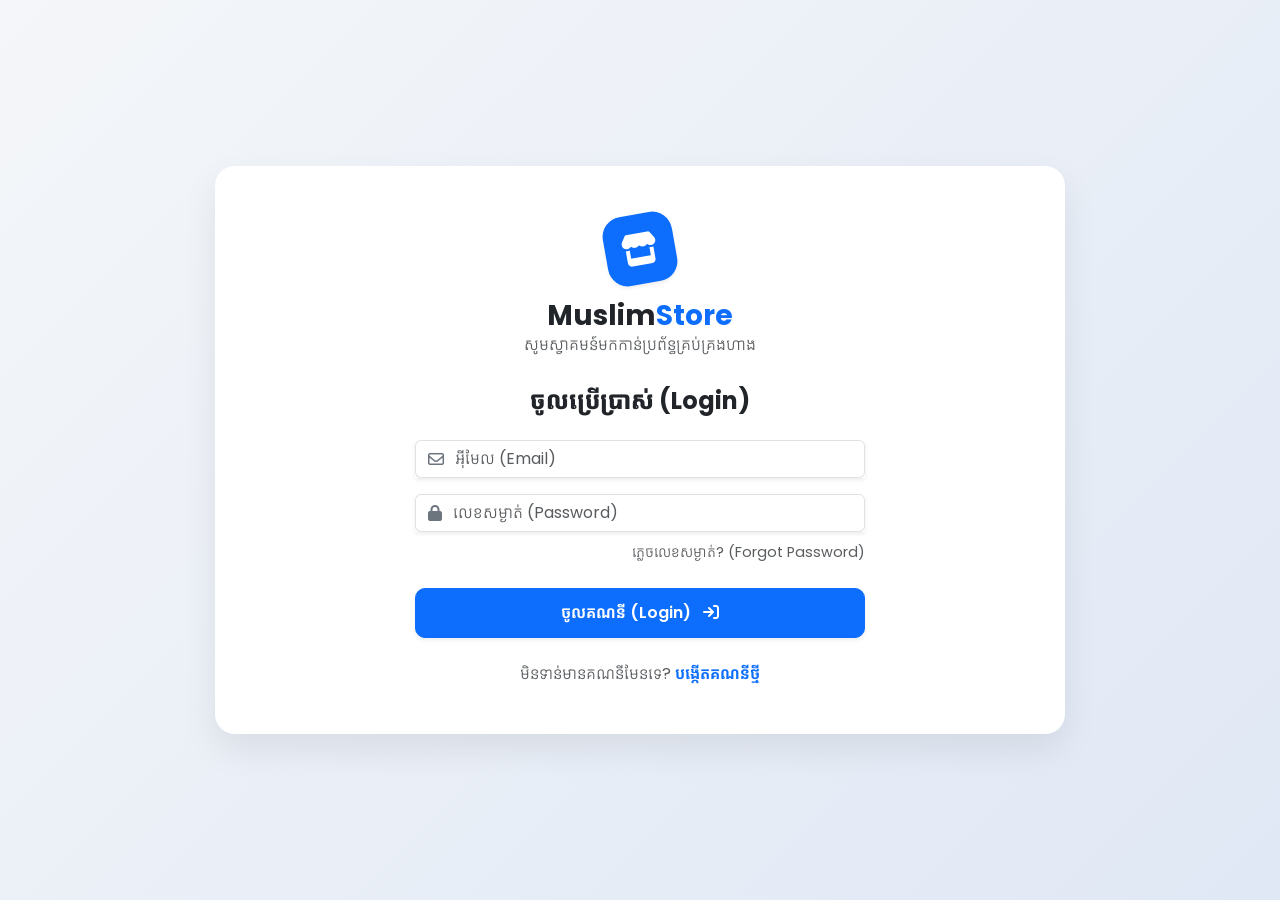
<file: admin/index.html>
<!doctype html>
<html lang="en">
  <head>
    <meta charset="UTF-8" />
    <meta name="viewport" content="width=device-width, initial-scale=1.0" />
    <title>Tomnerb Store - ចូលប្រើប្រាស់ / បង្កើតគណនី</title>

    <!-- Fonts -->
    <link
      href="https://fonts.googleapis.com/css2?family=Poppins:wght@300;400;500;600;700&family=Kantumruy+Pro:wght@300;400;500;600;700&display=swap"
      rel="stylesheet"
    />

    <!-- Bootstrap & FontAwesome -->
    <link
      href="https://cdn.jsdelivr.net/npm/bootstrap@5.3.0/dist/css/bootstrap.min.css"
      rel="stylesheet"
    />
    <link
      rel="stylesheet"
      href="https://cdnjs.cloudflare.com/ajax/libs/font-awesome/6.4.0/css/all.min.css"
    />

    <style>
      body {
        font-family: "Poppins", "Kantumruy Pro", sans-serif;
        background: linear-gradient(135deg, #f4f6f9 0%, #e0e8f5 100%);
        min-height: 100vh;
        display: flex;
        align-items: center;
        justify-content: center;
        padding: 20px 0;
      }
      .auth-card {
        background: white;
        border-radius: 20px;
        box-shadow: 0 15px 35px rgba(0, 0, 0, 0.08);
        overflow: hidden;
        width: 100%;
        max-width: 850px;
        position: relative;
        transition: all 0.3s ease;
      }
      .auth-header {
        text-align: center;
        margin-bottom: 30px;
      }
      .auth-logo {
        width: 70px;
        height: 70px;
        background: #0d6efd;
        color: white;
        border-radius: 20px;
        display: inline-flex;
        align-items: center;
        justify-content: center;
        font-size: 2rem;
        margin-bottom: 15px;
        transform: rotate(-10deg);
      }
      .input-group-text {
        background-color: transparent;
        border-right: none;
        color: #6c757d;
      }
      .form-control,
      .form-select {
        border-left: none;
        padding-left: 0;
      }
      .form-control:focus,
      .form-select:focus {
        box-shadow: none;
        border-color: #dee2e6;
      }
      .input-group:focus-within {
        box-shadow: 0 0 0 0.25rem rgba(13, 110, 253, 0.25);
        border-radius: 0.375rem;
      }
      .input-group:focus-within .input-group-text,
      .input-group:focus-within .form-control,
      .input-group:focus-within .form-select {
        border-color: #0d6efd;
      }
      .btn-primary {
        padding: 12px;
        font-weight: 600;
        border-radius: 10px;
      }
      .bank-section {
        background: #f8f9fa;
        padding: 15px;
        border-radius: 12px;
        border: 1px dashed #ced4da;
      }
      .bank-label {
        font-size: 0.85rem;
        font-weight: 600;
      }
      .toggle-link {
        color: #0d6efd;
        cursor: pointer;
        font-weight: 600;
        text-decoration: none;
      }
      .toggle-link:hover {
        text-decoration: underline;
      }

      /* Animation classes */
      .fade-in {
        animation: fadeIn 0.4s ease-in-out;
      }
      @keyframes fadeIn {
        from {
          opacity: 0;
          transform: translateY(10px);
        }
        to {
          opacity: 1;
          transform: translateY(0);
        }
      }
    </style>
  </head>
  <body>
    <div class="container">
      <div class="row justify-content-center">
        <div class="col-12 col-lg-10">
          <div class="auth-card p-4 p-md-5 mx-auto fade-in" id="auth-container">
            <!-- Header Logo -->
            <div class="auth-header">
              <div class="auth-logo shadow-sm">
                <i class="fa-solid fa-store"></i>
              </div>
              <h3 class="fw-bold text-dark m-0">
                Muslim<span class="text-primary">Store</span>
              </h3>
              <p class="text-muted" id="auth-subtitle">
                សូមស្វាគមន៍មកកាន់ប្រព័ន្ធគ្រប់គ្រងហាង
              </p>
            </div>

            <!-- ========================= LOGIN FORM ========================= -->
            <div id="login-form" style="max-width: 450px; margin: auto">
              <h4 class="fw-bold mb-4 text-center">ចូលប្រើប្រាស់ (Login)</h4>
              <form onsubmit="handleLogin(event)">
                <div class="input-group mb-3 shadow-sm">
                  <span class="input-group-text"
                    ><i class="fa-regular fa-envelope"></i
                  ></span>
                  <input
                    type="email"
                    class="form-control"
                    placeholder="អ៊ីមែល (Email)"
                    required
                  />
                </div>
                <div class="input-group mb-2 shadow-sm">
                  <span class="input-group-text"
                    ><i class="fa-solid fa-lock"></i
                  ></span>
                  <input
                    type="password"
                    class="form-control"
                    placeholder="លេខសម្ងាត់ (Password)"
                    required
                  />
                </div>
                <div class="text-end mb-4">
                  <a
                    href="#"
                    class="text-muted text-decoration-none"
                    style="font-size: 0.9rem"
                    onclick="switchView('forgot')"
                  >
                    ភ្លេចលេខសម្ងាត់? (Forgot Password)
                  </a>
                </div>
                <button
                  type="submit"
                  class="btn btn-primary w-100 shadow-sm mb-4"
                >
                  ចូលគណនី (Login)
                  <i class="fa-solid fa-arrow-right-to-bracket ms-2"></i>
                </button>
              </form>
              <div class="text-center text-muted">
                មិនទាន់មានគណនីមែនទេ?
                <a class="toggle-link" onclick="switchView('signup')"
                  >បង្កើតគណនីថ្មី</a
                >
              </div>
            </div>

            <!-- ========================= SIGN UP FORM ========================= -->
            <div id="signup-form" style="display: none">
              <h4 class="fw-bold mb-4 text-center">
                បង្កើតគណនីហាងថ្មី (Sign Up)
              </h4>
              <form id="registerForm" onsubmit="handleSignUp(event)">
                <h6 class="fw-bold text-primary mb-3 border-bottom pb-2">
                  ១. ព័ត៌មានទូទៅ (General Info)
                </h6>
                <div class="row g-3 mb-4">
                  <div class="col-md-6">
                    <div class="input-group shadow-sm">
                      <span class="input-group-text"
                        ><i class="fa-solid fa-shop"></i
                      ></span>
                      <input
                        type="text"
                        class="form-control"
                        id="reg-store-name"
                        placeholder="ឈ្មោះហាង (Store Name)"
                        required
                      />
                    </div>
                  </div>
                  <div class="col-md-6">
                    <div class="input-group shadow-sm">
                      <span class="input-group-text"
                        ><i class="fa-solid fa-tags"></i
                      ></span>
                      <select class="form-select" id="reg-store-type" required>
                        <option value="" disabled selected>
                          ជ្រើសរើសប្រភេទហាង...
                        </option>
                        <option value="Computer">
                          គ្រឿងកុំព្យូទ័រ & អេឡិចត្រូនិច
                        </option>
                        <option value="Clothes">សម្លៀកបំពាក់ & ម៉ូដ</option>
                        <option value="Coffee">កាហ្វេ & ភេសជ្ជៈ</option>
                        <option value="Cosmetics">គ្រឿងសម្អាង</option>
                        <option value="Others">ផ្សេងៗ (Others)</option>
                      </select>
                    </div>
                  </div>
                  <div class="col-md-6">
                    <div class="input-group shadow-sm">
                      <span class="input-group-text"
                        ><i class="fa-regular fa-envelope"></i
                      ></span>
                      <input
                        type="email"
                        class="form-control"
                        id="reg-email"
                        placeholder="អ៊ីមែល (Email)"
                        required
                      />
                    </div>
                  </div>
                  <div class="col-md-6">
                    <div class="input-group shadow-sm">
                      <span class="input-group-text"
                        ><i class="fa-solid fa-phone"></i
                      ></span>
                      <input
                        type="tel"
                        class="form-control"
                        id="reg-phone"
                        placeholder="លេខទូរស័ព្ទ (Phone Number)"
                        required
                      />
                    </div>
                  </div>
                </div>

                <h6 class="fw-bold text-primary mb-3 border-bottom pb-2">
                  ២. តំណភ្ជាប់ទូទាត់ប្រាក់ (Payment Links)
                </h6>
                <div class="bank-section mb-4">
                  <p class="text-muted small mb-3">
                    <i class="fa-solid fa-circle-info me-1"></i> សូមបញ្ចូល Link
                    ទូទាត់ប្រាក់ (Payment Link) របស់ធនាគារនីមួយៗ
                    ដើម្បីឲ្យអតិថិជនចុចបង់ប្រាក់នៅពេលទិញទំនិញរួច។
                  </p>
                  <div class="row g-3">
                    <div class="col-md-4">
                      <label class="bank-label text-primary"
                        ><i class="fa-solid fa-building-columns"></i> ABA Bank
                        Link</label
                      >
                      <input
                        type="url"
                        class="form-control form-control-sm mt-1"
                        id="reg-aba"
                        placeholder="https://link.payway..."
                      />
                    </div>
                    <div class="col-md-4">
                      <label class="bank-label text-dark"
                        ><i class="fa-solid fa-building-columns"></i> ACLEDA
                        Bank Link</label
                      >
                      <input
                        type="url"
                        class="form-control form-control-sm mt-1"
                        id="reg-acleda"
                        placeholder="https://link.acleda..."
                      />
                    </div>
                    <div class="col-md-4">
                      <label class="bank-label text-success"
                        ><i class="fa-solid fa-building-columns"></i> Wing Bank
                        Link</label
                      >
                      <input
                        type="url"
                        class="form-control form-control-sm mt-1"
                        id="reg-wing"
                        placeholder="https://link.wing..."
                      />
                    </div>
                  </div>
                </div>

                <h6 class="fw-bold text-primary mb-3 border-bottom pb-2">
                  ៣. សុវត្ថិភាព (Security)
                </h6>
                <h6 class="fw-bold text-primary mb-3 border-bottom pb-2">
                  ៣. សុវត្ថិភាព និងការអនុញ្ញាត (Security & Authorization)
                </h6>

                <!-- 🌟 បន្ថែមប្រអប់ Invite Code ត្រង់នេះ -->
                <div class="alert alert-warning small py-2 mb-3">
                  <i class="fa-solid fa-circle-info"></i> ការបង្កើតគណនីទាមទារ
                  <b>លេខកូដអនុញ្ញាត (Invite Code)</b> ពីអ្នកគ្រប់គ្រងប្រព័ន្ធ។
                </div>
                <div
                  class="input-group shadow-sm mb-3 border border-warning rounded"
                >
                  <span class="input-group-text bg-warning text-dark border-0"
                    ><i class="fa-solid fa-key"></i
                  ></span>
                  <input
                    type="text"
                    class="form-control border-0"
                    id="reg-invite-code"
                    placeholder="បញ្ចូលលេខកូដអនុញ្ញាត (Admin Invite Code)"
                    required
                  />
                </div>

                <div class="row g-3 mb-4">
                  <div class="col-md-6">
                    <div class="input-group shadow-sm">
                      <span class="input-group-text"
                        ><i class="fa-solid fa-lock"></i
                      ></span>
                      <input
                        type="password"
                        class="form-control"
                        id="reg-pwd"
                        placeholder="លេខសម្ងាត់ (Password)"
                        required
                      />
                    </div>
                  </div>
                  <div class="col-md-6">
                    <div class="input-group shadow-sm">
                      <span class="input-group-text"
                        ><i class="fa-solid fa-shield-check"></i
                      ></span>
                      <input
                        type="password"
                        class="form-control"
                        id="reg-pwd-confirm"
                        placeholder="បញ្ជាក់លេខសម្ងាត់ (Confirm Password)"
                        required
                      />
                    </div>
                  </div>
                  <div
                    class="col-12 text-danger small mt-1"
                    id="pwd-error"
                    style="display: none"
                  >
                    <i class="fa-solid fa-triangle-exclamation"></i>
                    លេខសម្ងាត់បញ្ជាក់មិនត្រូវគ្នាទេ!
                  </div>
                </div>

                <div class="row mt-4">
                  <div class="col-md-4 mx-auto">
                    <button
                      type="submit"
                      class="btn btn-primary w-100 shadow-sm"
                      id="btn-register"
                    >
                      ចុះឈ្មោះ (Sign Up)
                      <i class="fa-solid fa-user-plus ms-2"></i>
                    </button>
                  </div>
                </div>
              </form>
              <div class="text-center text-muted mt-4">
                មានគណនីរួចហើយ?
                <a class="toggle-link" onclick="switchView('login')"
                  >ត្រឡប់ទៅការចូលប្រើ (Login)</a
                >
              </div>
            </div>

            <!-- ========================= FORGOT PASSWORD FORM ========================= -->
            <div
              id="forgot-form"
              style="display: none; max-width: 450px; margin: auto"
            >
              <h4 class="fw-bold mb-3 text-center">ភ្លេចលេខសម្ងាត់?</h4>
              <p class="text-center text-muted mb-4" style="font-size: 0.9rem">
                សូមបញ្ចូលអ៊ីមែលរបស់អ្នកដែលធ្លាប់បានចុះឈ្មោះ។
                យើងនឹងផ្ញើតំណភ្ជាប់ដើម្បីកំណត់លេខសម្ងាត់ថ្មី (Reset Password)។
              </p>
              <form onsubmit="handleForgot(event)">
                <div class="input-group mb-4 shadow-sm">
                  <span class="input-group-text"
                    ><i class="fa-regular fa-envelope"></i
                  ></span>
                  <input
                    type="email"
                    class="form-control"
                    placeholder="អ៊ីមែល (Email)"
                    required
                  />
                </div>
                <button type="submit" class="btn btn-dark w-100 shadow-sm mb-4">
                  បញ្ជូន (Send Reset Link)
                </button>
              </form>
              <div class="text-center text-muted">
                <a class="toggle-link" onclick="switchView('login')"
                  ><i class="fa-solid fa-arrow-left me-1"></i> ត្រឡប់ក្រោយ (Back
                  to Login)</a
                >
              </div>
            </div>
          </div>
        </div>
      </div>
    </div>

    <script>
      // Function សម្រាប់ផ្លាស់ប្តូរទំព័រ (Login, Sign Up, Forgot)
      function switchView(view) {
        const loginForm = document.getElementById("login-form");
        const signupForm = document.getElementById("signup-form");
        const forgotForm = document.getElementById("forgot-form");
        const container = document.getElementById("auth-container");
        const subtitle = document.getElementById("auth-subtitle");

        // Reset Animation
        container.classList.remove("fade-in");
        void container.offsetWidth; // trigger reflow
        container.classList.add("fade-in");

        loginForm.style.display = "none";
        signupForm.style.display = "none";
        forgotForm.style.display = "none";

        if (view === "login") {
          loginForm.style.display = "block";
          subtitle.innerText = "សូមស្វាគមន៍មកកាន់ប្រព័ន្ធគ្រប់គ្រងហាង";
        } else if (view === "signup") {
          signupForm.style.display = "block";
          subtitle.innerText = "ចាប់ផ្តើមបើកហាងអនឡាញរបស់អ្នកថ្ងៃនេះ";
        } else if (view === "forgot") {
          forgotForm.style.display = "block";
          subtitle.innerText = "សង្គ្រោះគណនីរបស់អ្នក";
        }
      }

      // Function សម្រាប់ Login (ចំណុចនេះអ្នកត្រូវភ្ចាប់ទៅ Apps Script ពេលក្រោយ)
      function handleLogin(event) {
        event.preventDefault();
        // Simulation: បន្ទាប់ពី Login ជោគជ័យ វានឹងរត់ទៅទំព័រ Admin
        alert("ចូលប្រើប្រាស់ជោគជ័យ!");
        window.location.href = "admin.html"; // ដូរឈ្មោះអោយត្រូវនឹងទំព័រ Admin របស់អ្នក
      }

      // Function សម្រាប់ Sign Up & ឆែក Password និង Invite Code
      function handleSignUp(event) {
        event.preventDefault();

        // 🌟 កំណត់លេខកូដសម្ងាត់របស់អ្នក (Admin Code) នៅទីនេះ
        // អ្នកអាចប្តូរវាទៅជាអ្វីក៏បាន ឧ. "FARORS-2026"
        const ADMIN_INVITE_CODE = "ADMIN-12345";

        const inviteCode = document.getElementById("reg-invite-code").value;
        const pwd1 = document.getElementById("reg-pwd").value;
        const pwd2 = document.getElementById("reg-pwd-confirm").value;
        const errorMsg = document.getElementById("pwd-error");
        const btnReg = document.getElementById("btn-register");

        // ១. ឆែកមើលលេខកូដអនុញ្ញាត (Invite Code Check)
        if (inviteCode !== ADMIN_INVITE_CODE) {
          alert(
            "❌ លេខកូដអនុញ្ញាតមិនត្រឹមត្រូវទេ! អ្នកមិនអាចបង្កើតគណនីបានឡើយ។ សូមទាក់ទង Admin។",
          );
          return;
        }

        // ២. ឆែកមើលថា Password ដូចគ្នាឬអត់
        if (pwd1 !== pwd2) {
          errorMsg.style.display = "block";
          return;
        } else {
          errorMsg.style.display = "none";
        }

        // ត្រៀមទិន្នន័យ (ដើម្បីបញ្ជូនទៅ Apps Script នៅថ្ងៃក្រោយ)
        const storeData = {
          name: document.getElementById("reg-store-name").value,
          type: document.getElementById("reg-store-type").value,
          email: document.getElementById("reg-email").value,
          phone: document.getElementById("reg-phone").value,
          banks: {
            aba: document.getElementById("reg-aba").value,
            acleda: document.getElementById("reg-acleda").value,
            wing: document.getElementById("reg-wing").value,
          },
          password: pwd1,
        };

        console.log("ទិន្នន័យត្រៀមបញ្ជូន:", storeData);

        // Simulation Loading
        btnReg.innerHTML =
          '<span class="spinner-border spinner-border-sm me-2"></span>កំពុងបង្កើត...';
        btnReg.disabled = true;

        setTimeout(() => {
          alert("បង្កើតគណនីហាងជោគជ័យ! សូមពិនិត្យអ៊ីមែលរបស់អ្នក។");
          btnReg.innerHTML =
            'ចុះឈ្មោះ (Sign Up) <i class="fa-solid fa-user-plus ms-2"></i>';
          btnReg.disabled = false;
          // លុបកូដដែលវាយចេញវិញ
          document.getElementById("reg-invite-code").value = "";
          switchView("login"); // ត្រឡប់ទៅកន្លែង Login វិញពេលបង្កើតរួច
        }, 1500);
      }
      // Function សម្រាប់ Forgot Password
      function handleForgot(event) {
        event.preventDefault();
        alert(
          "តំណភ្ជាប់សម្រាប់ប្តូរលេខសម្ងាត់ថ្មី (Reset Link) ត្រូវបានផ្ញើទៅកាន់អ៊ីមែលរបស់អ្នកហើយ។",
        );
        switchView("login");
      }
    </script>
  </body>
</html>
</file>
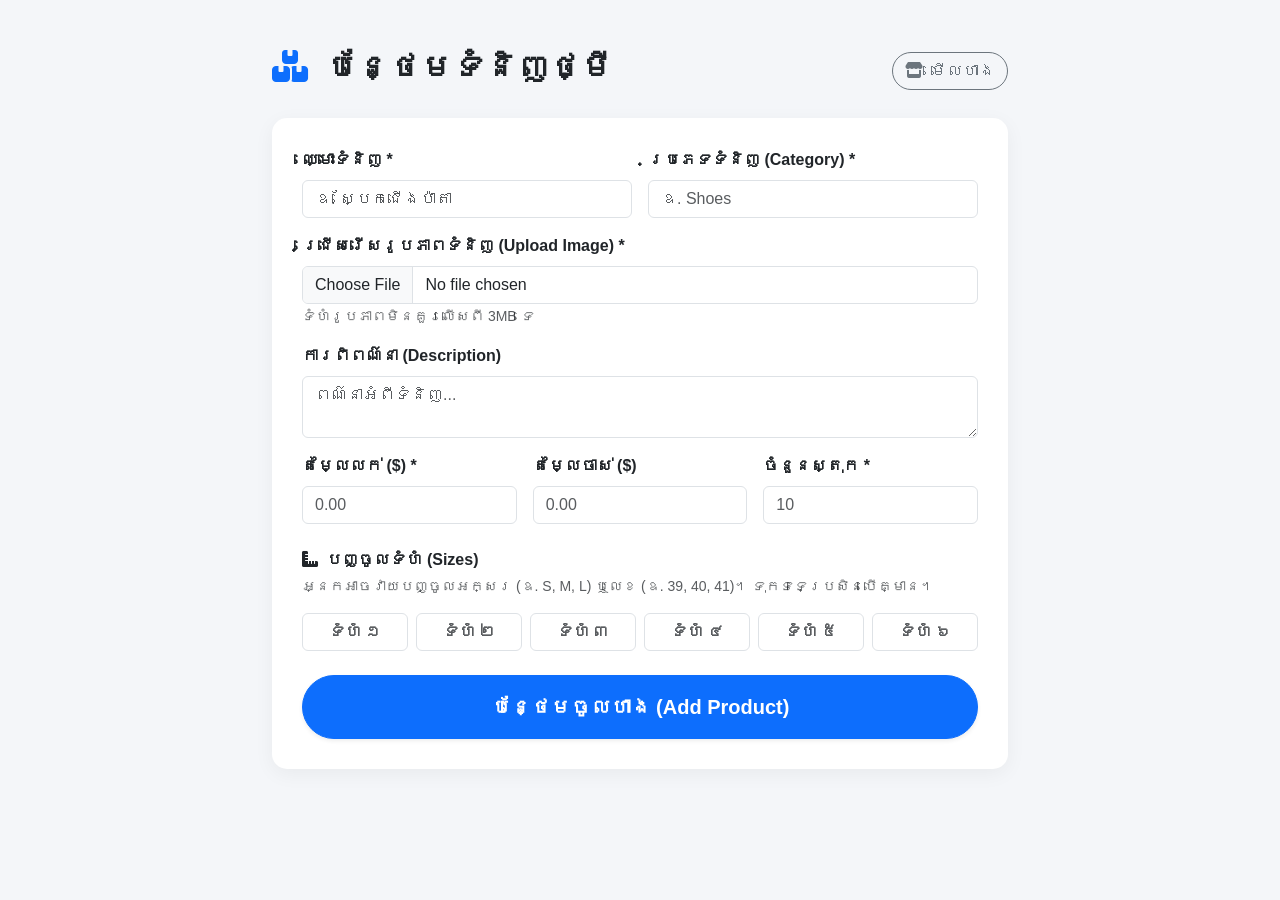
<file: admin.html>
<!doctype html>
<html lang="en">
  <head>
    <meta charset="UTF-8" />
    <meta name="viewport" content="width=device-width, initial-scale=1.0" />
    <title>Admin Dashboard - Add Product</title>
    <link
      href="https://cdn.jsdelivr.net/npm/bootstrap@5.3.0/dist/css/bootstrap.min.css"
      rel="stylesheet"
    />
    <link
      rel="stylesheet"
      href="https://cdnjs.cloudflare.com/ajax/libs/font-awesome/6.4.0/css/all.min.css"
    />
    <style>
      body {
        background-color: #f4f6f9;
        font-family: "Poppins", sans-serif;
      }
      .admin-card {
        background: #fff;
        border-radius: 15px;
        box-shadow: 0 5px 20px rgba(0, 0, 0, 0.05);
        padding: 30px;
      }
    </style>
  </head>
  <body>
    <div class="container py-5">
      <div class="row justify-content-center">
        <div class="col-lg-8">
          <div class="d-flex justify-content-between align-items-center mb-4">
            <h2 class="fw-bold">
              <i class="fa-solid fa-boxes-stacked text-primary me-2"></i>
              បន្ថែមទំនិញថ្មី
            </h2>
            <a href="index.html" class="btn btn-outline-secondary rounded-pill"
              ><i class="fa-solid fa-store me-1"></i> មើលហាង</a
            >
          </div>

          <div class="admin-card">
            <form id="addProductForm">
              <div class="row g-3">
                <div class="col-md-6">
                  <label class="form-label fw-bold">ឈ្មោះទំនិញ *</label>
                  <input
                    type="text"
                    id="p-name"
                    class="form-control"
                    required
                    placeholder="ឧ. ស្បែកជើងប៉ាតា"
                  />
                </div>
                <div class="col-md-6">
                  <label class="form-label fw-bold"
                    >ប្រភេទទំនិញ (Category) *</label
                  >
                  <input
                    type="text"
                    id="p-category"
                    class="form-control"
                    required
                    placeholder="ឧ. Shoes"
                  />
                </div>

                <div class="col-12">
                  <label class="form-label fw-bold"
                    >ជ្រើសរើសរូបភាពទំនិញ (Upload Image) *</label
                  >
                  <input
                    type="file"
                    id="p-image-file"
                    class="form-control"
                    accept="image/png, image/jpeg, image/webp"
                    required
                  />
                  <small class="text-muted">ទំហំរូបភាពមិនគួរលើសពី 3MB ទេ</small>
                </div>

                <div class="col-12">
                  <label class="form-label fw-bold"
                    >ការពិពណ៌នា (Description)</label
                  >
                  <textarea
                    id="p-desc"
                    class="form-control"
                    rows="2"
                    placeholder="ពណ៌នាអំពីទំនិញ..."
                  ></textarea>
                </div>

                <div class="col-md-4">
                  <label class="form-label fw-bold">តម្លៃលក់ ($) *</label>
                  <input
                    type="number"
                    step="0.01"
                    id="p-price"
                    class="form-control"
                    required
                    placeholder="0.00"
                  />
                </div>
                <div class="col-md-4">
                  <label class="form-label fw-bold">តម្លៃចាស់ ($)</label>
                  <input
                    type="number"
                    step="0.01"
                    id="p-old-price"
                    class="form-control"
                    placeholder="0.00"
                  />
                </div>
                <div class="col-md-4">
                  <label class="form-label fw-bold">ចំនួនស្តុក *</label>
                  <input
                    type="number"
                    id="p-stock"
                    class="form-control"
                    required
                    placeholder="10"
                  />
                </div>

                <!-- 🌟 កែប្រែកន្លែងបញ្ចូលទំហំ (Sizes) 🌟 -->
                <div class="col-12 mt-4">
                  <label class="form-label fw-bold mb-1"
                    ><i class="fa-solid fa-ruler-combined me-1"></i> បញ្ចូលទំហំ
                    (Sizes)</label
                  >
                  <p class="text-muted small mb-3">
                    អ្នកអាចវាយបញ្ចូលអក្សរ (ឧ. S, M, L) ឬលេខ (ឧ. 39, 40, 41)។
                    ទុកទទេប្រសិនបើគ្មាន។
                  </p>
                  <div class="row g-2">
                    <div class="col-4 col-md-2">
                      <input
                        type="text"
                        id="size-1"
                        class="form-control text-center fw-bold"
                        placeholder="ទំហំ ១"
                      />
                    </div>
                    <div class="col-4 col-md-2">
                      <input
                        type="text"
                        id="size-2"
                        class="form-control text-center fw-bold"
                        placeholder="ទំហំ ២"
                      />
                    </div>
                    <div class="col-4 col-md-2">
                      <input
                        type="text"
                        id="size-3"
                        class="form-control text-center fw-bold"
                        placeholder="ទំហំ ៣"
                      />
                    </div>
                    <div class="col-4 col-md-2">
                      <input
                        type="text"
                        id="size-4"
                        class="form-control text-center fw-bold"
                        placeholder="ទំហំ ៤"
                      />
                    </div>
                    <div class="col-4 col-md-2">
                      <input
                        type="text"
                        id="size-5"
                        class="form-control text-center fw-bold"
                        placeholder="ទំហំ ៥"
                      />
                    </div>
                    <div class="col-4 col-md-2">
                      <input
                        type="text"
                        id="size-6"
                        class="form-control text-center fw-bold"
                        placeholder="ទំហំ ៦"
                      />
                    </div>
                  </div>
                </div>

                <div class="col-12 mt-4">
                  <button
                    type="submit"
                    class="btn btn-primary w-100 py-3 fw-bold fs-5 rounded-pill shadow-sm"
                    id="submitBtn"
                  >
                    បន្ថែមចូលហាង (Add Product)
                  </button>
                </div>
              </div>
            </form>
          </div>
        </div>
      </div>
    </div>

    <script>
      // ⚠️ កុំភ្លេចប្តូរ URL នេះទៅជា URL Apps Script របស់អ្នក
      const APPS_SCRIPT_URL =
        "https://script.google.com/macros/s/AKfycbwUw9FPJ0mO87TV5lOWdWBaKo_t7pnUAqMaxySB6kWKQU5KvJP9Y_aTJ7TIa60qYzYYRA/exec";

      function getBase64(file) {
        return new Promise((resolve, reject) => {
          const reader = new FileReader();
          reader.readAsDataURL(file);
          reader.onload = () => {
            let encoded = reader.result.toString().replace(/^data:(.*,)?/, "");
            if (encoded.length % 4 > 0) {
              encoded += "=".repeat(4 - (encoded.length % 4));
            }
            resolve(encoded);
          };
          reader.onerror = (error) => reject(error);
        });
      }

      document
        .getElementById("addProductForm")
        .addEventListener("submit", async function (e) {
          e.preventDefault();
          const btn = document.getElementById("submitBtn");
          btn.innerHTML =
            '<span class="spinner-border spinner-border-sm me-2"></span> កំពុង Upload រូបភាព និងទិន្នន័យ...';
          btn.disabled = true;

          const imageFile = document.getElementById("p-image-file").files[0];
          let base64String = "";

          if (imageFile) {
            if (imageFile.size > 5 * 1024 * 1024) {
              alert("ទំហំរូបភាពធំពេក! សូមជ្រើសរើសរូបភាពដែលមានទំហំតូចជាង 5MB។");
              btn.innerHTML = "បន្ថែមចូលហាង (Add Product)";
              btn.disabled = false;
              return;
            }
            base64String = await getBase64(imageFile);
          }

          const newId = Date.now().toString().slice(-6);

          // 🌟 ចាប់យកអក្សរ ឬលេខដែលវាយបញ្ចូលក្នុងប្រអប់ Size
          const payload = {
            action: "ADD_PRODUCT",
            id: newId,
            name: document.getElementById("p-name").value.trim(),
            category: document.getElementById("p-category").value.trim(),
            description: document.getElementById("p-desc").value.trim(),
            price: document.getElementById("p-price").value,
            oldPrice: document.getElementById("p-old-price").value || "",
            stock: document.getElementById("p-stock").value,
            xs: document.getElementById("size-1").value.trim(),
            s: document.getElementById("size-2").value.trim(),
            m: document.getElementById("size-3").value.trim(),
            l: document.getElementById("size-4").value.trim(),
            xl: document.getElementById("size-5").value.trim(),
            xxl: document.getElementById("size-6").value.trim(),
            imageBase64: base64String,
            imageType: imageFile.type,
            imageName: imageFile.name,
          };

          try {
            const response = await fetch(APPS_SCRIPT_URL, {
              method: "POST",
              body: JSON.stringify(payload),
            });
            const data = await response.json();

            if (data.status === "success") {
              alert("✅ បន្ថែមទំនិញចូលហាងជោគជ័យ!");
              document.getElementById("addProductForm").reset();
            } else {
              alert("❌ មានបញ្ហា៖ " + data.message);
            }
          } catch (error) {
            console.error(error);
            alert("❌ មានបញ្ហាភ្ជាប់ទៅកាន់ Server!");
          } finally {
            btn.innerHTML = "បន្ថែមចូលហាង (Add Product)";
            btn.disabled = false;
          }
        });
    </script>
  </body>
</html>
</file>
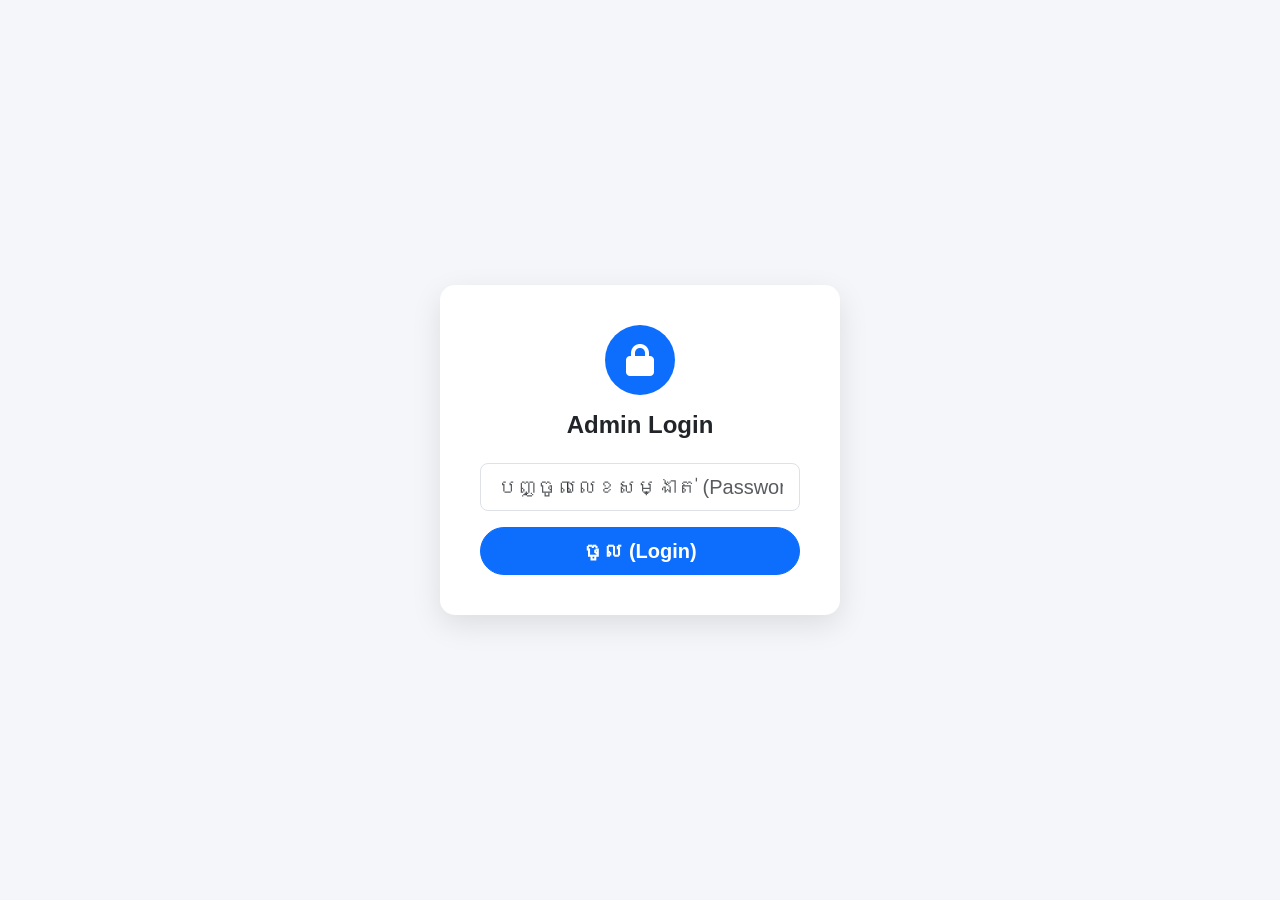
<file: admin/admin-dashbaod.html>
<!doctype html>
<html lang="en">
  <head>
    <meta charset="UTF-8" />
    <meta name="viewport" content="width=device-width, initial-scale=1.0" />
    <title>Admin Dashboard - Store Management</title>
    <link
      href="https://cdn.jsdelivr.net/npm/bootstrap@5.3.0/dist/css/bootstrap.min.css"
      rel="stylesheet"
    />
    <link
      rel="stylesheet"
      href="https://cdnjs.cloudflare.com/ajax/libs/font-awesome/6.4.0/css/all.min.css"
    />
    <style>
      body {
        background-color: #f4f6f9;
        font-family: "Poppins", sans-serif;
      }
      .navbar-admin {
        background-color: #0d6efd;
        color: white;
      }
      .card-dashboard {
        border-radius: 15px;
        border: none;
        box-shadow: 0 4px 15px rgba(0, 0, 0, 0.05);
      }
      .nav-pills .nav-link.active {
        background-color: #0d6efd;
        box-shadow: 0 4px 10px rgba(13, 110, 253, 0.3);
      }
      .nav-pills .nav-link {
        color: #495057;
        font-weight: 500;
        border-radius: 10px;
        margin-right: 10px;
      }
      .table-hover tbody tr:hover {
        background-color: #f8f9fa;
      }
      .img-thumbnail-sm {
        width: 50px;
        height: 50px;
        object-fit: cover;
        border-radius: 8px;
      }
      .status-badge {
        padding: 5px 10px;
        border-radius: 20px;
        font-size: 0.85rem;
        font-weight: 600;
      }
      #login-overlay {
        position: fixed;
        top: 0;
        left: 0;
        width: 100%;
        height: 100%;
        background: #f4f6f9;
        z-index: 9999;
        display: flex;
        justify-content: center;
        align-items: center;
      }
      .login-card {
        background: white;
        padding: 40px;
        border-radius: 15px;
        box-shadow: 0 10px 30px rgba(0, 0, 0, 0.1);
        width: 100%;
        max-width: 400px;
        text-align: center;
      }
    </style>
  </head>
  <body>
    <!-- Login Overlay -->
    <div id="login-overlay">
      <div class="login-card">
        <div
          class="bg-primary text-white rounded-circle d-inline-flex justify-content-center align-items-center mb-3"
          style="width: 70px; height: 70px"
        >
          <i class="fa-solid fa-lock fs-2"></i>
        </div>
        <h4 class="fw-bold mb-4">Admin Login</h4>
        <input
          type="password"
          id="admin-pwd"
          class="form-control form-control-lg mb-3"
          placeholder="បញ្ចូលលេខសម្ងាត់ (Password: 123456)"
          onkeypress="if (event.key === 'Enter') checkLogin();"
        />
        <button
          class="btn btn-primary btn-lg w-100 fw-bold rounded-pill"
          onclick="checkLogin()"
        >
          ចូល (Login)
        </button>
        <p id="login-error" class="text-danger mt-2 mb-0" style="display: none">
          លេខសម្ងាត់មិនត្រឹមត្រូវទេ!
        </p>
      </div>
    </div>

    <!-- Navbar -->
    <nav class="navbar navbar-admin sticky-top shadow-sm py-3">
      <div class="container-fluid px-4">
        <span
          class="navbar-brand mb-0 h1 fw-bold text-white d-flex align-items-center"
        >
          <i class="fa-solid fa-screwdriver-wrench me-2"></i> Admin Dashboard
        </span>
        <a href="index.html" class="btn btn-light rounded-pill btn-sm fw-bold">
          <i class="fa-solid fa-store me-1"></i> មើលហាង
        </a>
      </div>
    </nav>

    <div class="container-fluid px-4 py-4">
      <!-- Tabs Navigation -->
      <ul class="nav nav-pills mb-4" id="adminTabs" role="tablist">
        <li class="nav-item" role="presentation">
          <button
            class="nav-link active px-4 py-2"
            id="products-tab"
            data-bs-toggle="pill"
            data-bs-target="#products"
            type="button"
            role="tab"
          >
            <i class="fa-solid fa-box-open me-2"></i> គ្រប់គ្រងទំនិញ (Products)
          </button>
        </li>
        <li class="nav-item" role="presentation">
          <button
            class="nav-link px-4 py-2"
            id="orders-tab"
            data-bs-toggle="pill"
            data-bs-target="#orders"
            type="button"
            role="tab"
          >
            <i class="fa-solid fa-cart-shopping me-2"></i> ការបញ្ជាទិញ (Orders)
          </button>
        </li>
      </ul>

      <div id="loading-spinner" class="text-center py-5">
        <div
          class="spinner-border text-primary"
          style="width: 3rem; height: 3rem"
          role="status"
        ></div>
        <h5 class="mt-3 text-muted">កំពុងទាញទិន្នន័យពី Server...</h5>
      </div>

      <!-- Tab Content -->
      <div class="tab-content" id="adminTabsContent" style="display: none">
        <!-- ================= PRODUCT TAB ================= -->
        <div class="tab-pane fade show active" id="products" role="tabpanel">
          <div class="card card-dashboard">
            <div class="card-body p-4">
              <div
                class="d-flex justify-content-between align-items-center mb-4"
              >
                <h4 class="fw-bold m-0">បញ្ជីទំនិញក្នុងស្តុក</h4>
                <a
                  href="add-product.html"
                  class="btn btn-primary rounded-pill fw-bold shadow-sm"
                >
                  <i class="fa-solid fa-plus me-1"></i> បន្ថែមទំនិញថ្មី
                </a>
              </div>
              <div class="table-responsive">
                <table class="table table-hover align-middle">
                  <thead class="table-light">
                    <tr>
                      <th>រូបភាព</th>
                      <th>ឈ្មោះទំនិញ</th>
                      <th>ប្រភេទ</th>
                      <th>តម្លៃ</th>
                      <th>ស្តុក</th>
                      <th class="text-center">សកម្មភាព (Actions)</th>
                    </tr>
                  </thead>
                  <tbody id="products-table-body">
                    <!-- Products will be injected here -->
                  </tbody>
                </table>
              </div>
            </div>
          </div>
        </div>

        <!-- ================= ORDERS TAB ================= -->
        <div class="tab-pane fade" id="orders" role="tabpanel">
          <div class="card card-dashboard">
            <div class="card-body p-4">
              <h4 class="fw-bold mb-4">ប្រវត្តិការកុម្ម៉ង់ទិញ</h4>
              <div class="table-responsive">
                <table class="table table-hover align-middle">
                  <thead class="table-light">
                    <tr>
                      <th>លេខវិក្កយបត្រ (ID)</th>
                      <th>កាលបរិច្ឆេទ</th>
                      <th>ស្ថានភាព (Status)</th>
                      <th class="text-center">គ្រប់គ្រង (Action)</th>
                    </tr>
                  </thead>
                  <tbody id="orders-table-body">
                    <!-- Orders will be injected here -->
                  </tbody>
                </table>
              </div>
            </div>
          </div>
        </div>
      </div>
    </div>

    <!-- Order Details Modal -->
    <div
      class="modal fade"
      id="orderDetailModal"
      tabindex="-1"
      aria-hidden="true"
    >
      <div class="modal-dialog modal-dialog-centered">
        <div class="modal-content border-0 shadow">
          <div class="modal-header bg-light">
            <h5 class="modal-title fw-bold">
              <i class="fa-solid fa-receipt me-2"></i>វិក្កយបត្រលម្អិត
            </h5>
            <button
              type="button"
              class="btn-close"
              data-bs-dismiss="modal"
            ></button>
          </div>
          <div class="modal-body p-4">
            <h6 class="fw-bold text-primary mb-3" id="detail-order-id">#ID</h6>
            <ul class="list-group mb-3" id="detail-cart-items">
              <!-- ទំនិញដែលភ្ញៀវទិញនឹងលោតនៅទីនេះ -->
            </ul>
            <div
              class="d-flex justify-content-between align-items-center bg-light p-3 rounded"
            >
              <span class="fw-bold">សរុប (Total):</span>
              <span class="fs-4 fw-bold text-danger" id="detail-total-price"
                >$0.00</span
              >
            </div>
          </div>
        </div>
      </div>
    </div>

    <!-- Edit Product Modal -->
    <div
      class="modal fade"
      id="editProductModal"
      tabindex="-1"
      aria-hidden="true"
    >
      <div class="modal-dialog modal-dialog-centered">
        <div class="modal-content border-0 shadow">
          <div class="modal-header bg-light">
            <h5 class="modal-title fw-bold">
              <i class="fa-solid fa-pen-to-square me-2"></i>កែប្រែទិន្នន័យទំនិញ
            </h5>
            <button
              type="button"
              class="btn-close"
              data-bs-dismiss="modal"
            ></button>
          </div>
          <div class="modal-body p-4">
            <form id="editForm">
              <input type="hidden" id="edit-id" />
              <div class="mb-3">
                <label class="fw-bold form-label">ឈ្មោះទំនិញ</label>
                <input
                  type="text"
                  id="edit-name"
                  class="form-control"
                  required
                />
              </div>
              <div class="row g-3 mb-3">
                <div class="col-6">
                  <label class="fw-bold form-label">តម្លៃ ($)</label>
                  <input
                    type="number"
                    step="0.01"
                    id="edit-price"
                    class="form-control"
                    required
                  />
                </div>
                <div class="col-6">
                  <label class="fw-bold form-label">ចំនួនស្តុក</label>
                  <input
                    type="number"
                    id="edit-stock"
                    class="form-control"
                    required
                  />
                </div>
              </div>
              <button
                type="submit"
                class="btn btn-success w-100 py-2 fw-bold"
                id="btn-save-edit"
              >
                រក្សាទុកការកែប្រែ (Save)
              </button>
            </form>
          </div>
        </div>
      </div>
    </div>

    <!-- Scripts -->
    <script src="https://cdn.jsdelivr.net/npm/bootstrap@5.3.0/dist/js/bootstrap.bundle.min.js"></script>
    <script>
      // ⚠️ កុំភ្លេចប្តូរ URL នេះទៅជា URL Apps Script របស់អ្នកដដែល
      const APPS_SCRIPT_URL =
        "https://script.google.com/macros/s/AKfycbzfKlOx--RZXxtpGBdhEj0MA9Mo8aHY7SqpKFhCmMC2rXZsWSWA-zauMTwNIvIxyzoBpQ/exec";

      let allProducts = [];
      let allOrders = [];

      // ប្រកាស Modal ជា Global ដើម្បីការពារកុំឲ្យជាន់ Backdrop គ្នា
      let editModalInstance;
      let orderDetailModalInstance;

      document.addEventListener("DOMContentLoaded", () => {
        editModalInstance = new bootstrap.Modal(
          document.getElementById("editProductModal"),
        );
        orderDetailModalInstance = new bootstrap.Modal(
          document.getElementById("orderDetailModal"),
        );
        loadAdminData();
      });

      // ១. មុខងារត្រួតពិនិត្យការ Login (Admin Check)
      function checkLogin() {
        const pwd = document.getElementById("admin-pwd").value;
        const errorMsg = document.getElementById("login-error");

        // ⚠️ ប្តូរ '123456' ទៅជាលេខសម្ងាត់ដែលអ្នកចង់បាន
        if (pwd === "123456") {
          document.getElementById("login-overlay").style.display = "none";
          errorMsg.style.display = "none";
        } else {
          errorMsg.style.display = "block";
        }
      }

      // ២. ទាញយកទិន្នន័យពី Sheet ទាំងពីរ (Products និង Orders)
      async function loadAdminData() {
        try {
          const response = await fetch(
            `${APPS_SCRIPT_URL}?action=GET_ADMIN_DATA`,
          );
          const data = await response.json();

          allProducts = data.products || [];
          allOrders = data.orders || [];

          renderProducts();
          renderOrders();

          document.getElementById("loading-spinner").style.display = "none";
          document.getElementById("adminTabsContent").style.display = "block";
        } catch (error) {
          console.error(error);
          alert("មានបញ្ហាក្នុងការភ្ជាប់ទៅកាន់ Database!");
        }
      }

      // ៣. បង្ហាញបញ្ជីទំនិញ
      function renderProducts() {
        const tbody = document.getElementById("products-table-body");
        tbody.innerHTML = "";

        if (allProducts.length === 0) {
          tbody.innerHTML = `<tr><td colspan="6" class="text-center text-muted py-4">គ្មានទំនិញទេ</td></tr>`;
          return;
        }

        allProducts.forEach((p) => {
          tbody.innerHTML += `
            <tr>
              <td><img src="${p.image}" class="img-thumbnail-sm" onerror="this.src='https://via.placeholder.com/50'"></td>
              <td class="fw-bold">${p.name}</td>
              <td>${p.category}</td>
              <td class="text-primary fw-bold">$${p.price}</td>
              <td>
                <span class="badge ${p.stock > 0 ? "bg-success" : "bg-danger"}">${p.stock} ក្នុងស្តុក</span>
              </td>
              <td class="text-center">
                <button class="btn btn-sm btn-outline-primary rounded-pill me-2" onclick="openEditModal('${p.id}')"><i class="fa-solid fa-pen"></i> Edit</button>
                <button class="btn btn-sm btn-outline-danger rounded-pill" onclick="deleteProduct('${p.id}')"><i class="fa-solid fa-trash"></i> Delete</button>
              </td>
            </tr>
          `;
        });
      }

      // ៤. បង្ហាញការកុម្ម៉ង់ទិញ
      function renderOrders() {
        const tbody = document.getElementById("orders-table-body");
        tbody.innerHTML = "";

        if (allOrders.length === 0) {
          tbody.innerHTML = `<tr><td colspan="4" class="text-center text-muted py-4">គ្មានការកុម្ម៉ង់ទេ</td></tr>`;
          return;
        }

        // បង្ហាញ Order ថ្មីៗមុនគេ (Reverse array)
        [...allOrders].reverse().forEach((o) => {
          let statusBadge = "";
          if (o.status === "pending")
            statusBadge = `<span class="status-badge bg-warning text-dark">កំពុងរង់ចាំ (Pending)</span>`;
          else if (o.status === "confirmed")
            statusBadge = `<span class="status-badge bg-success text-white">ជោគជ័យ (Confirmed)</span>`;
          else
            statusBadge = `<span class="status-badge bg-danger text-white">បដិសេធ (Rejected)</span>`;

          tbody.innerHTML += `
            <tr>
              <td class="fw-bold">#${o.orderId}</td>
              <td>${new Date(o.date).toLocaleString()}</td>
              <td>${statusBadge}</td>
              <td class="text-center">
                <button class="btn btn-sm btn-info text-white fw-bold me-1 mb-1" onclick="viewOrderDetails('${o.orderId}')" title="មើលលម្អិត">
                  <i class="fa-solid fa-eye"></i> លម្អិត
                </button>
                ${
                  o.status === "pending"
                    ? `
                  <button class="btn btn-sm btn-success fw-bold me-1 mb-1" onclick="updateOrderStatus('${o.orderId}', 'confirmed')" title="យល់ព្រម"><i class="fa-solid fa-check"></i></button>
                  <button class="btn btn-sm btn-danger fw-bold mb-1" onclick="updateOrderStatus('${o.orderId}', 'rejected')" title="បដិសេធ"><i class="fa-solid fa-xmark"></i></button>
                `
                    : `<span class="text-muted ms-2"><i class="fa-solid fa-lock"></i> បានបញ្ចប់</span>`
                }
              </td>
            </tr>
          `;
        });
      }

      // ៥. មើលវិក្កយបត្រលម្អិត (Order Details)
      function viewOrderDetails(orderId) {
        // ប្រកបធៀប ID ជា String ដើម្បីការពារកំហុស
        const order = allOrders.find(
          (o) => String(o.orderId) === String(orderId),
        );
        if (!order) return;

        document.getElementById("detail-order-id").innerText =
          `#${order.orderId}`;
        const cartItemsContainer = document.getElementById("detail-cart-items");
        cartItemsContainer.innerHTML = "";

        let items = [];
        try {
          items =
            typeof order.items === "string"
              ? JSON.parse(order.items)
              : order.items || [];
        } catch (e) {
          console.error("Error parsing items:", e);
        }

        let total = 0;
        items.forEach((item) => {
          const subtotal = item.price * item.quantity;
          total += subtotal;
          cartItemsContainer.innerHTML += `
            <li class="list-group-item d-flex justify-content-between align-items-center border-0 border-bottom px-0">
              <div>
                <h6 class="my-0 fw-bold">${item.name}</h6>
                <small class="text-muted">ចំនួន: ${item.quantity} x $${item.price}</small>
              </div>
              <span class="fw-bold">$${subtotal.toFixed(2)}</span>
            </li>
          `;
        });

        document.getElementById("detail-total-price").innerText =
          `$${total.toFixed(2)}`;
        orderDetailModalInstance.show();
      }

      // ៦. បើក Modal កែប្រែទំនិញ (Edit)
      function openEditModal(productId) {
        const p = allProducts.find(
          (item) => String(item.id) === String(productId),
        );
        if (!p) return;

        document.getElementById("edit-id").value = p.id;
        document.getElementById("edit-name").value = p.name;
        document.getElementById("edit-price").value = p.price;
        document.getElementById("edit-stock").value = p.stock;

        editModalInstance.show();
      }

      // ៧. រក្សាទុកការកែប្រែទំនិញ
      document
        .getElementById("editForm")
        .addEventListener("submit", async (e) => {
          e.preventDefault();

          const btnSave = document.getElementById("btn-save-edit");
          btnSave.disabled = true;
          btnSave.innerHTML =
            '<span class="spinner-border spinner-border-sm"></span> កំពុងរក្សាទុក...';

          const id = document.getElementById("edit-id").value;
          const name = document.getElementById("edit-name").value;
          const price = document.getElementById("edit-price").value;
          const stock = document.getElementById("edit-stock").value;

          try {
            const response = await fetch(APPS_SCRIPT_URL, {
              method: "POST",
              body: new URLSearchParams({
                action: "UPDATE_PRODUCT",
                id: id,
                name: name,
                price: price,
                stock: stock,
              }),
            });

            const result = await response.json();
            if (result.status === "success") {
              alert("ធ្វើបច្ចុប្បន្នភាពបានជោគជ័យ!");
              editModalInstance.hide();
              loadAdminData(); // ទាញទិន្នន័យថ្មីមកបង្ហាញ
            } else {
              alert("កំហុស: " + result.message);
            }
          } catch (error) {
            alert("មានបញ្ហាក្នុងការភ្ជាប់ទៅកាន់ Server!");
          } finally {
            btnSave.disabled = false;
            btnSave.innerText = "រក្សាទុកការកែប្រែ (Save)";
          }
        });

      // ៨. លុបទំនិញ (Delete)
      async function deleteProduct(productId) {
        if (!confirm("តើអ្នកពិតជាចង់លុបទំនិញនេះមែនទេ?")) return;

        try {
          const response = await fetch(APPS_SCRIPT_URL, {
            method: "POST",
            body: new URLSearchParams({
              action: "DELETE_PRODUCT",
              id: productId,
            }),
          });

          const result = await response.json();
          if (result.status === "success") {
            alert("លុបទំនិញរួចរាល់!");
            loadAdminData();
          }
        } catch (error) {
          alert("មិនអាចលុបទំនិញបានទេ!");
        }
      }

      // ៩. ប្តូរស្ថានភាពការកុម្ម៉ង់ (Confirm/Reject)
      async function updateOrderStatus(orderId, newStatus) {
        const confirmMsg =
          newStatus === "confirmed"
            ? "តើអ្នកចង់យល់ព្រមលើការកុម្ម៉ង់នេះមែនទេ?"
            : "តើអ្នកចង់បដិសេធការកុម្ម៉ង់នេះមែនទេ?";
        if (!confirm(confirmMsg)) return;

        try {
          const response = await fetch(APPS_SCRIPT_URL, {
            method: "POST",
            body: new URLSearchParams({
              action: "UPDATE_ORDER_STATUS",
              orderId: orderId,
              status: newStatus,
            }),
          });

          const result = await response.json();
          if (result.status === "success") {
            loadAdminData();
          }
        } catch (error) {
          alert("មានបញ្ហាក្នុងការប្តូរស្ថានភាព!");
        }
      }
    </script>
  </body>
</html>
</file>
